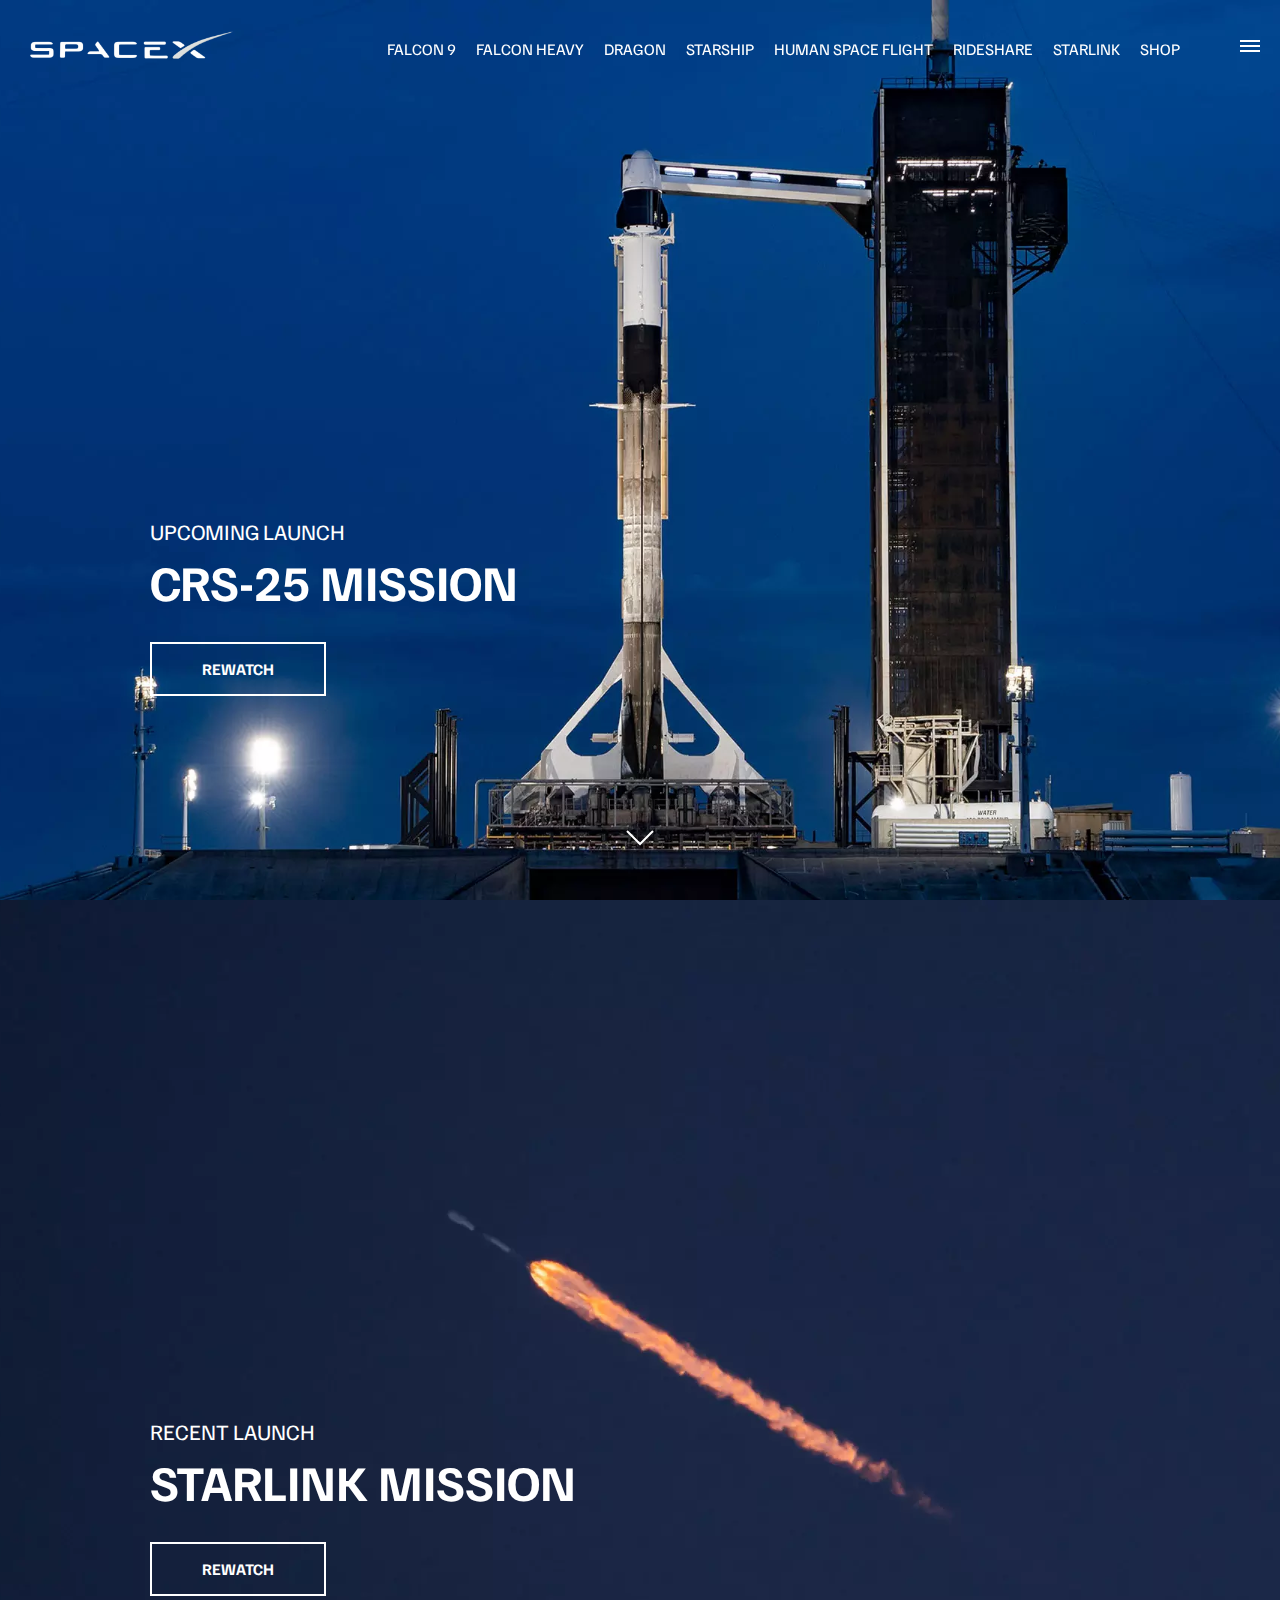
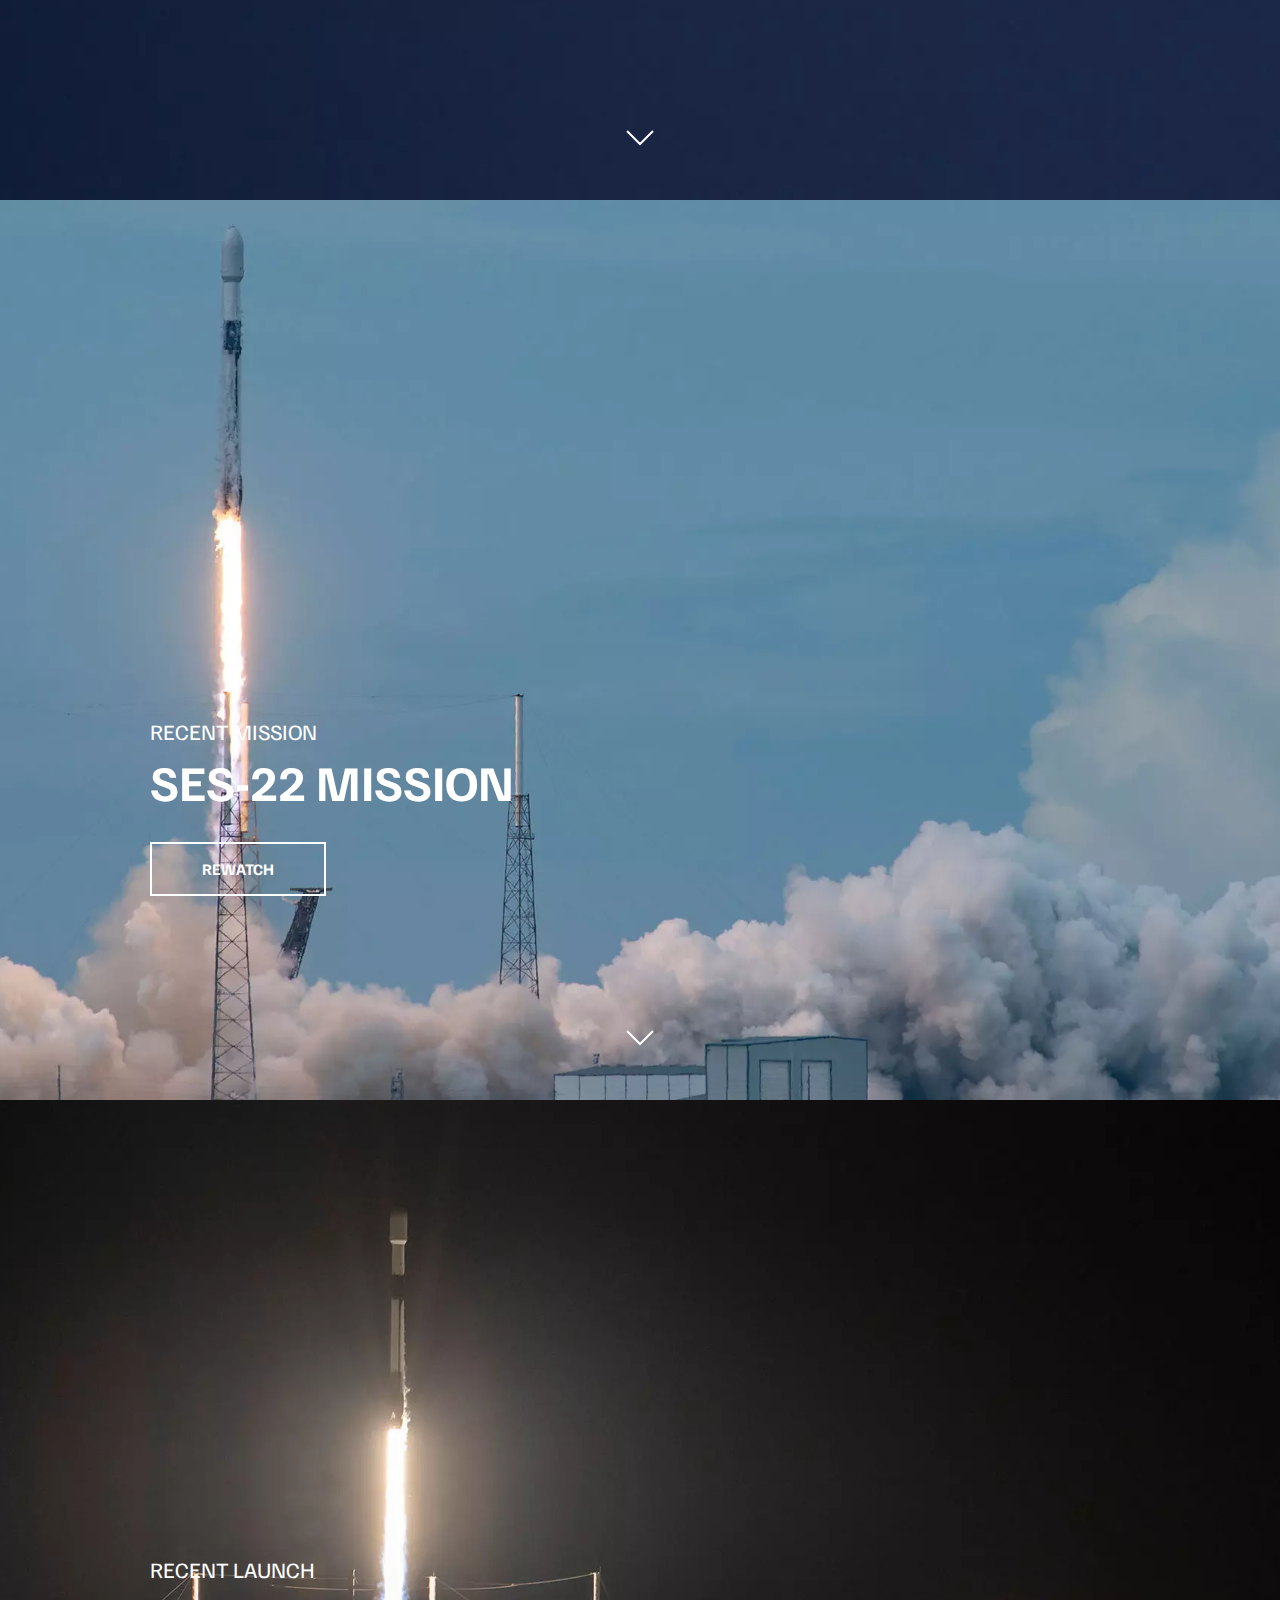
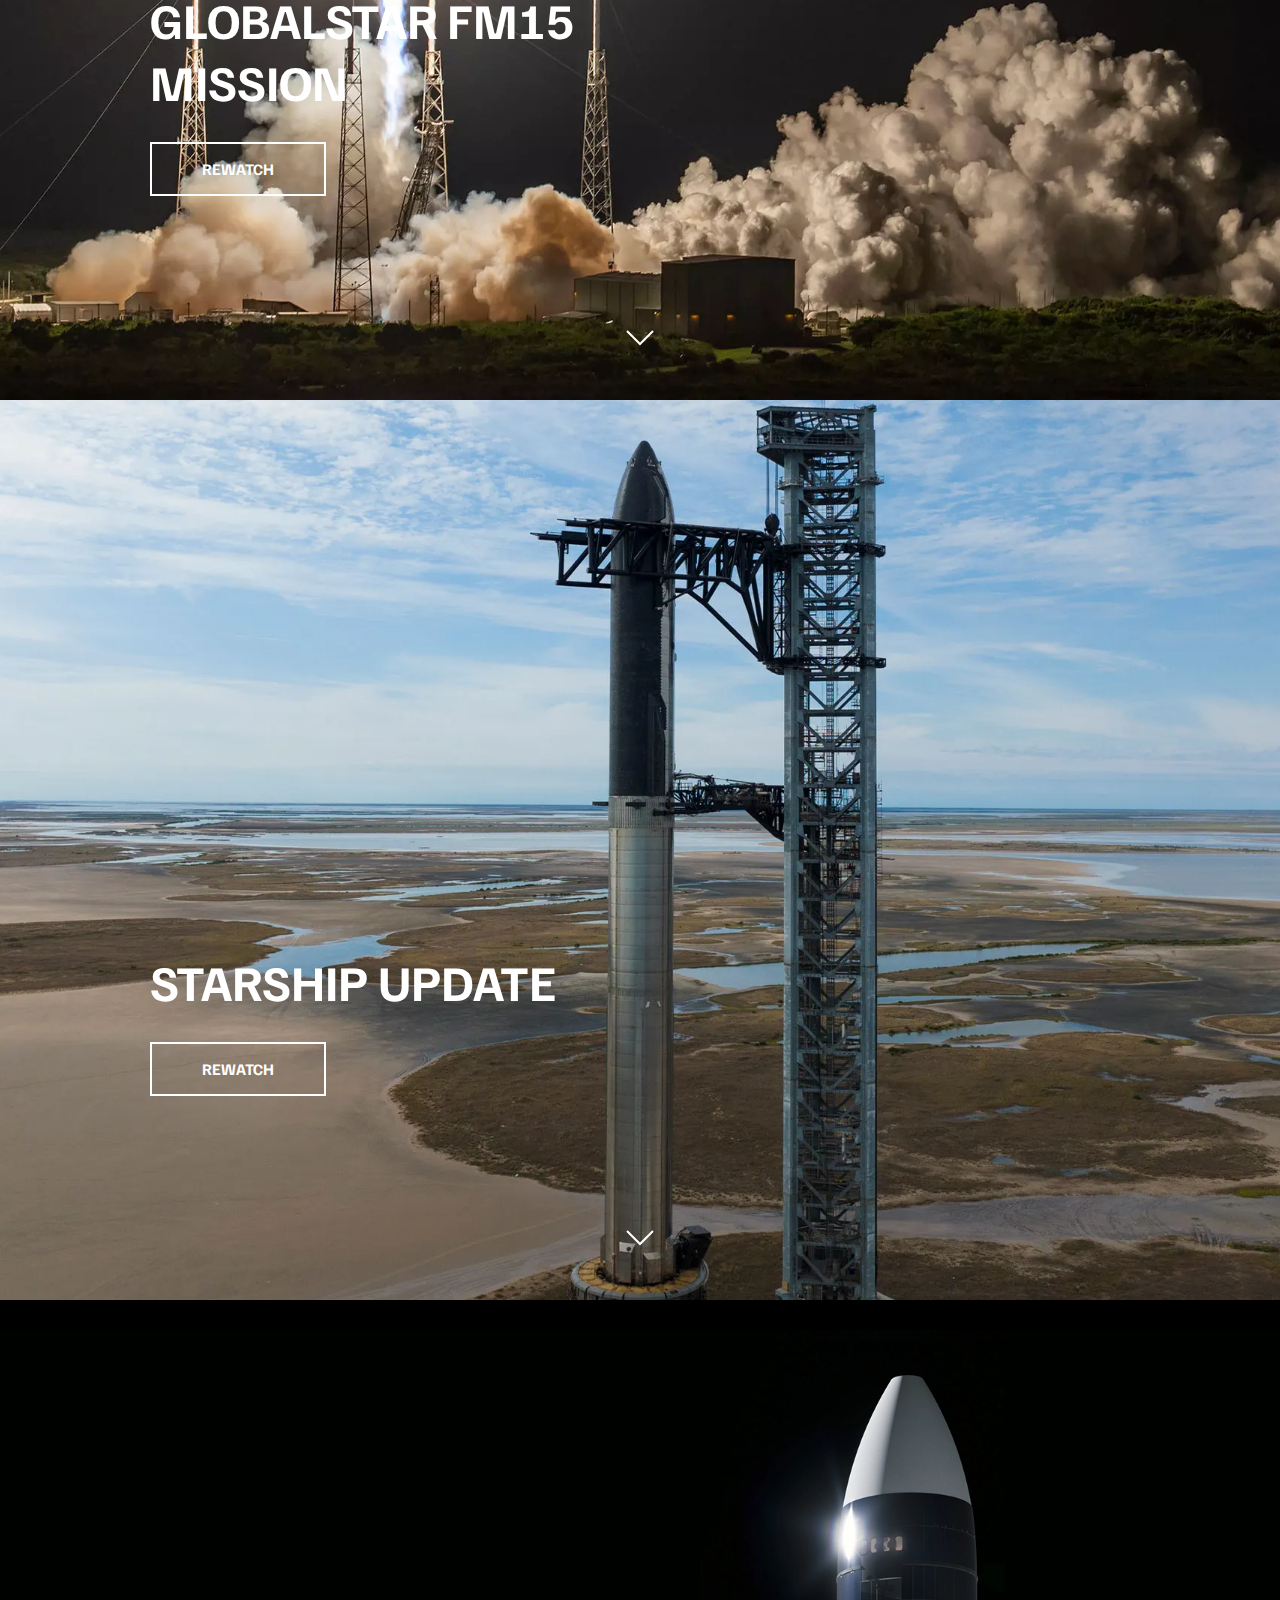
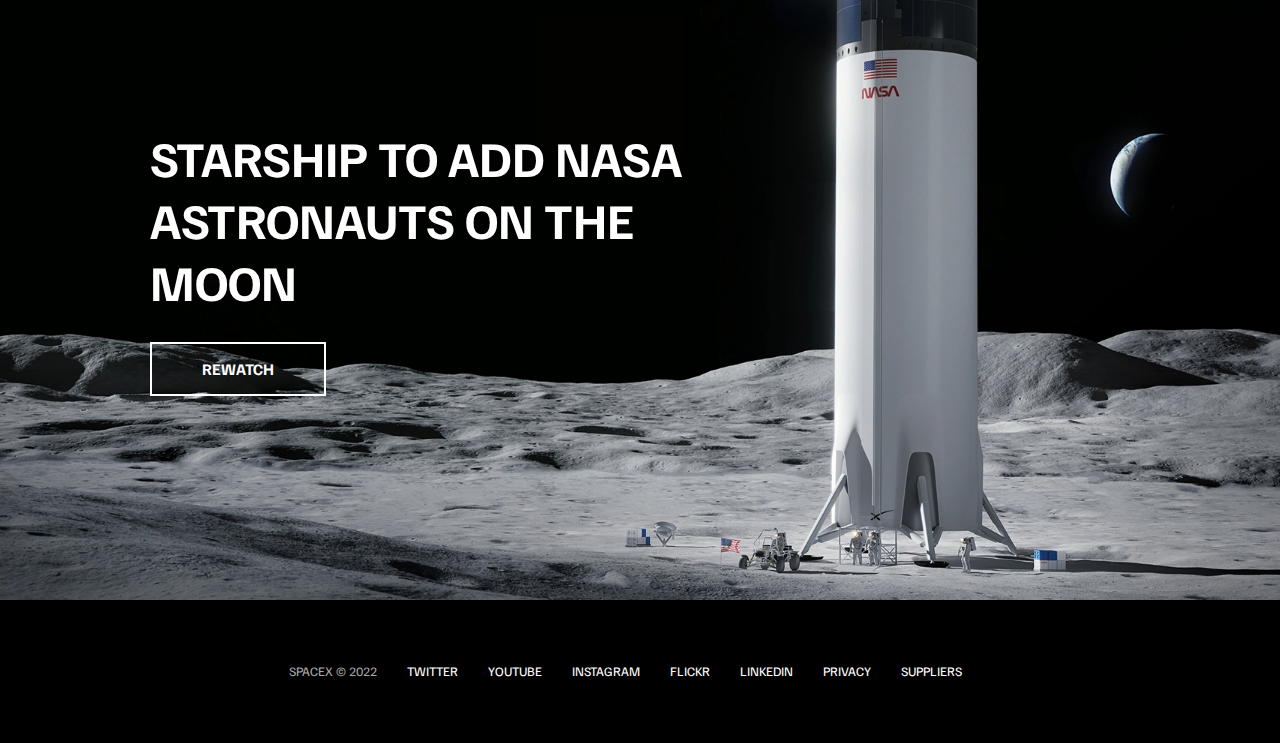
<file: index.html>
<!DOCTYPE html>
<html lang="en">
<head>
    <meta charset="UTF-8">
    <meta http-equiv="X-UA-Compatible" content="IE=edge">
    <meta name="viewport" content="width=device-width, initial-scale=1.0">
    <title>SpaceX</title>
    <link rel="stylesheet" href="css/style.css">
</head>
<body>
    <div id="overlay"></div>
    <div id="mobile-menu" class="mobile-main-menu">
        <ul>
            <li><a href="#">Mission</a></li>
            <li><a href="#">Launches</a></li>
            <li><a href="#">Careers</a></li>
            <li><a href="#">Updates</a></li>
            <li><a href="#">Shop</a></li>

            <li class="mobile-only"><a href="falcon9.html">Falcon 9</a></li>
            <li class="mobile-only"><a href="falcon-heavy.html">Falcon Heavy</a></li>
            <li class="mobile-only"><a href="dragon.html">Dragon</a></li>
            <li class="mobile-only"><a href="#">Starship</a></li>
            <li class="mobile-only"><a href="#">Human Space Flight</a></li>
            <li class="mobile-only"><a href="#">Rideshare</a></li>
            <li class="mobile-only"><a href="#">Starlink</a></li>
        </ul>
    </div>

    <!-- Header -->
    <header class="main-header">
        <div class="logo">
            <a href="index.html">
                <img src="img/logo.png" alt="SpaceX">
            </a>
        </div>
        <nav class="desktop-main-menu">
            <ul>
                <li><a href="falcon9.html">Falcon 9</a></li>
                <li><a href="falcon-heavy.html">Falcon Heavy</a></li>
                <li><a href="dragon.html">Dragon</a></li>
                <li><a href="#">Starship</a></li>
                <li><a href="#">Human Space Flight</a></li>
                <li><a href="#">Rideshare</a></li>
                <li><a href="#">Starlink</a></li>
                <li><a href="#">Shop</a></li>
            </ul>
        </nav>
    </header>

    <!-- Hamburger  Menu -->
    <button id="menu-btn" class="hamburger" type="button">
        <span class="hamburger-top"></span>
        <span class="hamburger-middle"></span>
        <span class="hamburger-bottom"></span>
    </button>
    <!-- Section A-->
    <section class="section-a">
        <div class="section-inner">
            <h4>Upcoming Launch</h4>
            <h2>CRS-25 Mission</h2>
            <a class="btn">
                <div class="hover"></div>
                <span>Rewatch</span>
            </a>
        </div>

        <div class="scroll-arrow">
            <svg width="30px" height="20px">
                <path
                    stroke="#ffffff"
                    fill="none"
                    stroke-width="2px"
                    d="M2.000,5.000, L15.000,18.000 L28.000,5.000">
                </path>
            </svg>
        </div>
    </section>

    <!-- Section B-->
    <section class="section-b">
        <div class="section-inner">
            <h4>Recent Launch</h4>
            <h2>Starlink Mission</h2>
            <a class="btn">
                <div class="hover"></div>
                <span>Rewatch</span>
            </a>
        </div>

        <div class="scroll-arrow">
            <svg width="30px" height="20px">
                <path
                    stroke="#ffffff"
                    fill="none"
                    stroke-width="2px"
                    d="M2.000,5.000, L15.000,18.000 L28.000,5.000">
                </path>
            </svg>
        </div>
    </section>

    <!-- Section C-->
    <section class="section-c">
        <div class="section-inner">
            <h4>Recent Mission</h4>
            <h2>SES-22 Mission</h2>
            <a class="btn">
                <div class="hover"></div>
                <span>Rewatch</span>
            </a>
        </div>

        <div class="scroll-arrow">
            <svg width="30px" height="20px">
                <path
                    stroke="#ffffff"
                    fill="none"
                    stroke-width="2px"
                    d="M2.000,5.000, L15.000,18.000 L28.000,5.000">
                </path>
            </svg>
        </div>
    </section>

    <!-- Section D-->
    <section class="section-d">
        <div class="section-inner">
            <h4>Recent Launch</h4>
            <h2>Globalstar FM15 Mission</h2>
            <a class="btn">
                <div class="hover"></div>
                <span>Rewatch</span>
            </a>
        </div>

        <div class="scroll-arrow">
            <svg width="30px" height="20px">
                <path
                    stroke="#ffffff"
                    fill="none"
                    stroke-width="2px"
                    d="M2.000,5.000, L15.000,18.000 L28.000,5.000">
                </path>
            </svg>
        </div>
    </section>

    <!-- Section E-->
    <section class="section-e">
        <div class="section-inner">
            <h2>Starship Update</h2>
            <a class="btn">
                <div class="hover"></div>
                <span>Rewatch</span>
            </a>
        </div>

        <div class="scroll-arrow">
            <svg width="30px" height="20px">
                <path
                    stroke="#ffffff"
                    fill="none"
                    stroke-width="2px"
                    d="M2.000,5.000, L15.000,18.000 L28.000,5.000">
                </path>
            </svg>
        </div>
    </section>
    
    <!-- Section F-->
    <section class="section-f">
        <div class="section-inner">
            <h2>Starship to add NASA astronauts on the moon</h2>
            <a class="btn">
                <div class="hover"></div>
                <span>Rewatch</span>
            </a>
        </div>
    </section>

    <!-- Footer-->
    <footer>
        <ul>
            <li>SpaceX &copy; 2022</li>
            <li><a href="#">Twitter</a></li>
            <li><a href="#">Youtube</a></li>
            <li><a href="#">Instagram</a></li>
            <li><a href="#">Flickr</a></li>
            <li><a href="#">LinkedIn</a></li>
            <li><a href="#">Privacy</a></li>
            <li><a href="#">Suppliers</a></li>
        </ul>
    </footer>
</body>
<script src="js/script.js"></script>
</html>
</file>
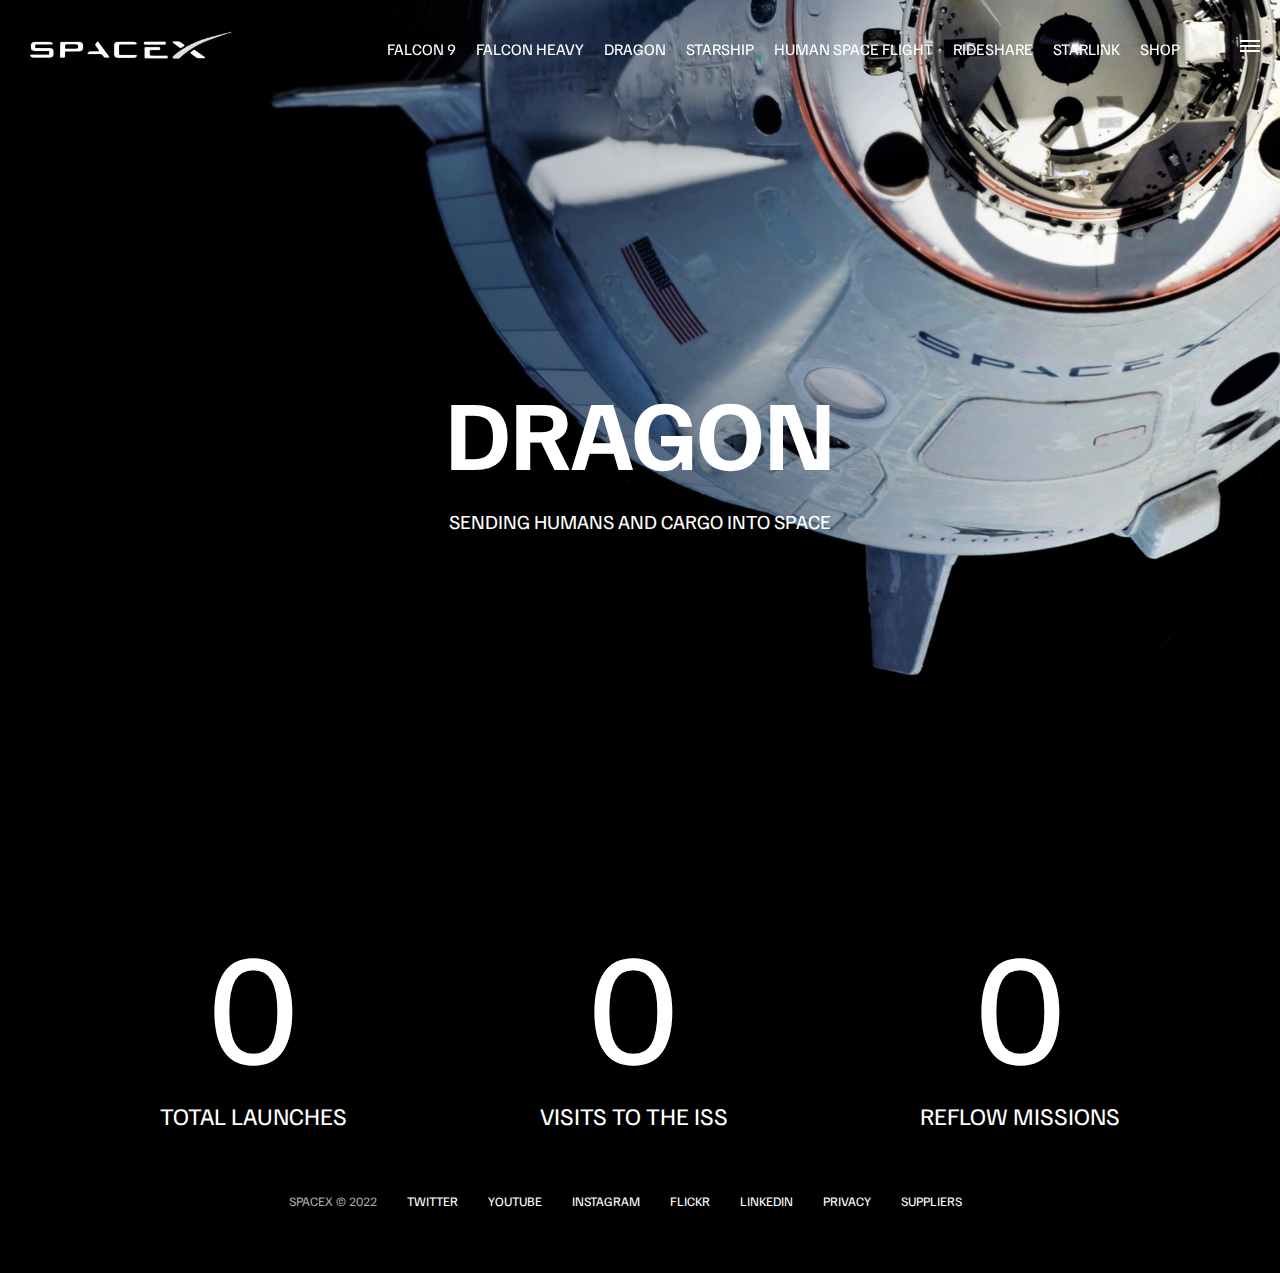
<file: dragon.html>
<!DOCTYPE html>
<html lang="en">
<head>
    <meta charset="UTF-8">
    <meta http-equiv="X-UA-Compatible" content="IE=edge">
    <meta name="viewport" content="width=device-width, initial-scale=1.0">
    <title>SpaceX - Dragony</title>
    <link rel="stylesheet" href="css/style.css">
</head>
<body>
    <div id="overlay"></div>
    <div id="mobile-menu" class="mobile-main-menu">
        <ul>
            <li><a href="#">Mission</a></li>
            <li><a href="#">Launches</a></li>
            <li><a href="#">Careers</a></li>
            <li><a href="#">Updates</a></li>
            <li><a href="#">Shop</a></li>

            <li class="mobile-only"><a href="falcon9.html">Falcon 9</a></li>
            <li class="mobile-only"><a href="falcon-heavy.html">Falcon Heavy</a></li>
            <li class="mobile-only"><a href="dragon.html">Dragon</a></li>
            <li class="mobile-only"><a href="#">Starship</a></li>
            <li class="mobile-only"><a href="#">Human Space Flight</a></li>
            <li class="mobile-only"><a href="#">Rideshare</a></li>
            <li class="mobile-only"><a href="#">Starlink</a></li>
        </ul>
    </div>

    <!-- Header -->
    <header class="main-header">
        <div class="logo">
            <a href="index.html">
                <img src="img/logo.png" alt="SpaceX">
            </a>
        </div>
        <nav class="desktop-main-menu">
            <ul>
                <li><a href="falcon9.html">Falcon 9</a></li>
                <li><a href="falcon-heavy.html">Falcon Heavy</a></li>
                <li><a href="dragon.html">Dragon</a></li>
                <li><a href="#">Starship</a></li>
                <li><a href="#">Human Space Flight</a></li>
                <li><a href="#">Rideshare</a></li>
                <li><a href="#">Starlink</a></li>
                <li><a href="#">Shop</a></li>
            </ul>
        </nav>
    </header>

    <!-- Hamburger  Menu -->
    <button id="menu-btn" class="hamburger" type="button">
        <span class="hamburger-top"></span>
        <span class="hamburger-middle"></span>
        <span class="hamburger-bottom"></span>
    </button>

    <section class="section-animate bg-dragon"></section>
    <div class="section-inner-center">
        <h3>Dragon</h3>
        <p>Sending humans and cargo into space</p>
    </div>

    <div class="stats">
        <div>
            <span class="counter" data-target="34">0</span>
            <h4>Total Launches</h4>
        </div>
        <div>
            <span class="counter" data-target="31">0</span>
            <h4>Visits to the ISS</h4>
        </div>
        <div>
            <span class="counter" data-target="13">0</span>
            <h4>Reflow Missions</h4>
        </div>
    </div>

    <!-- Footer-->
    <footer>
        <ul>
            <li>SpaceX &copy; 2022</li>
            <li><a href="#">Twitter</a></li>
            <li><a href="#">Youtube</a></li>
            <li><a href="#">Instagram</a></li>
            <li><a href="#">Flickr</a></li>
            <li><a href="#">LinkedIn</a></li>
            <li><a href="#">Privacy</a></li>
            <li><a href="#">Suppliers</a></li>
        </ul>
    </footer>
</body>
<script src="js/script.js"></script>
</html>
</file>
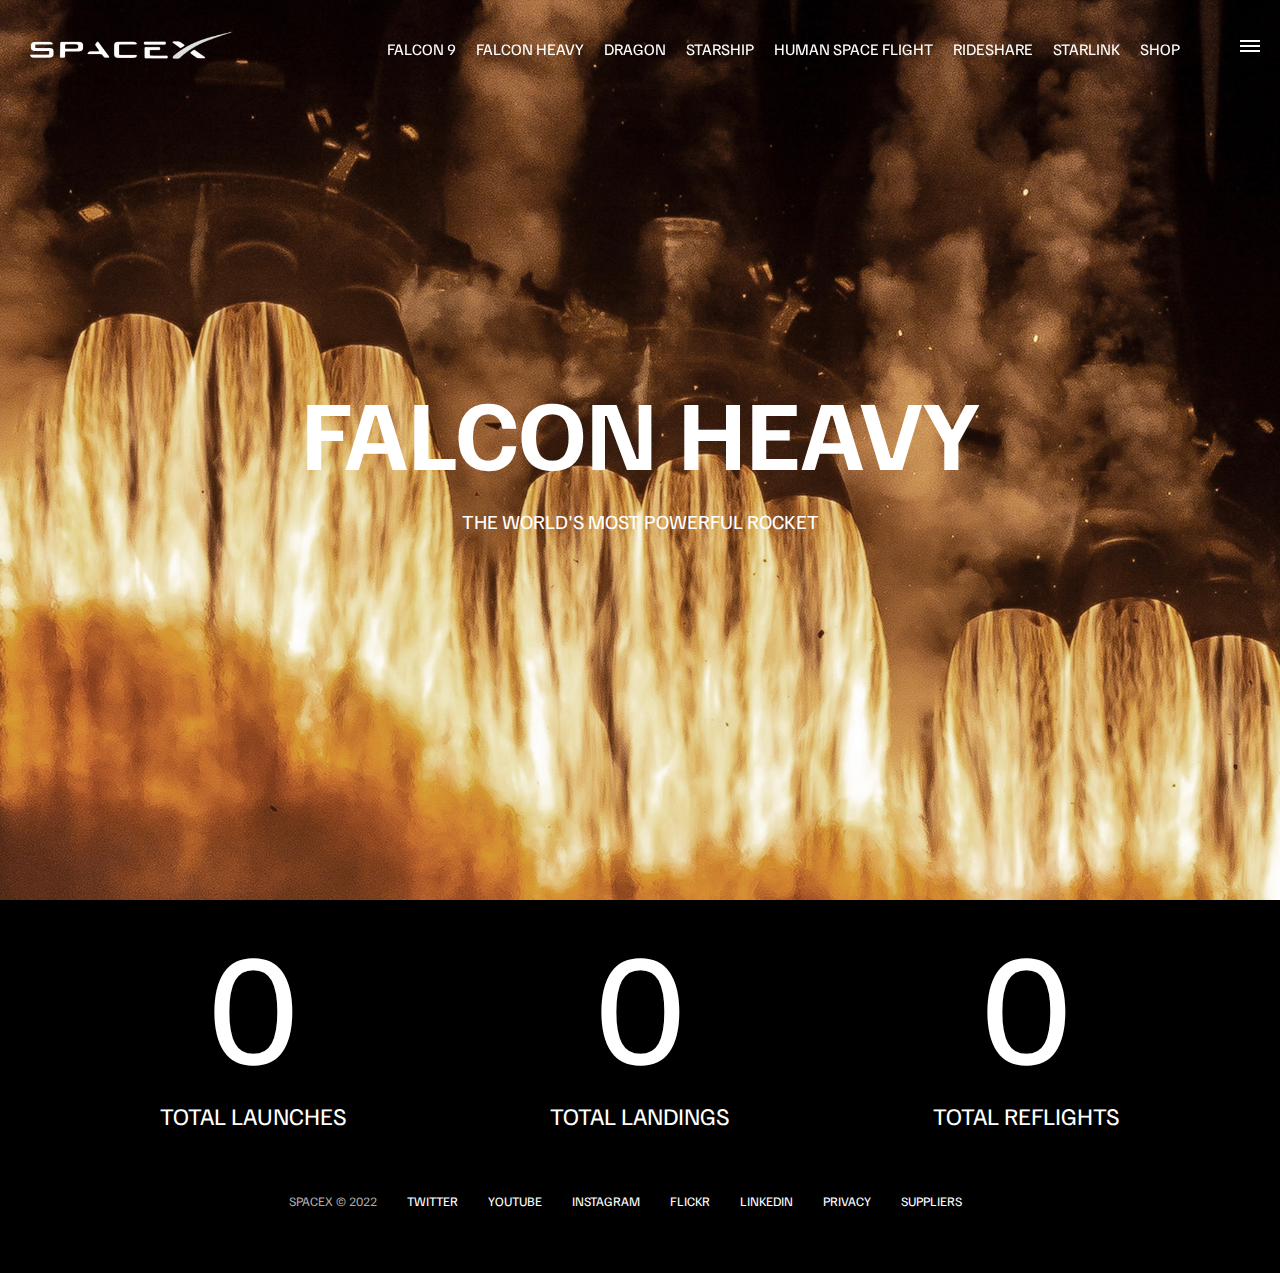
<file: falcon-heavy.html>
<!DOCTYPE html>
<html lang="en">
<head>
    <meta charset="UTF-8">
    <meta http-equiv="X-UA-Compatible" content="IE=edge">
    <meta name="viewport" content="width=device-width, initial-scale=1.0">
    <title>SpaceX - Falcon Heavy</title>
    <link rel="stylesheet" href="css/style.css">
</head>
<body>
    <div id="overlay"></div>
    <div id="mobile-menu" class="mobile-main-menu">
        <ul>
            <li><a href="#">Mission</a></li>
            <li><a href="#">Launches</a></li>
            <li><a href="#">Careers</a></li>
            <li><a href="#">Updates</a></li>
            <li><a href="#">Shop</a></li>

            <li class="mobile-only"><a href="falcon9.html">Falcon 9</a></li>
            <li class="mobile-only"><a href="falcon-heavy.html">Falcon Heavy</a></li>
            <li class="mobile-only"><a href="dragon.html">Dragon</a></li>
            <li class="mobile-only"><a href="#">Starship</a></li>
            <li class="mobile-only"><a href="#">Human Space Flight</a></li>
            <li class="mobile-only"><a href="#">Rideshare</a></li>
            <li class="mobile-only"><a href="#">Starlink</a></li>
        </ul>
    </div>

    <!-- Header -->
    <header class="main-header">
        <div class="logo">
            <a href="index.html">
                <img src="img/logo.png" alt="SpaceX">
            </a>
        </div>
        <nav class="desktop-main-menu">
            <ul>
                <li><a href="falcon9.html">Falcon 9</a></li>
                <li><a href="falcon-heavy.html">Falcon Heavy</a></li>
                <li><a href="dragon.html">Dragon</a></li>
                <li><a href="#">Starship</a></li>
                <li><a href="#">Human Space Flight</a></li>
                <li><a href="#">Rideshare</a></li>
                <li><a href="#">Starlink</a></li>
                <li><a href="#">Shop</a></li>
            </ul>
        </nav>
    </header>

    <!-- Hamburger  Menu -->
    <button id="menu-btn" class="hamburger" type="button">
        <span class="hamburger-top"></span>
        <span class="hamburger-middle"></span>
        <span class="hamburger-bottom"></span>
    </button>

    <section class="section-animate bg-falcon-heavy"></section>
    <div class="section-inner-center">
        <h3>Falcon Heavy</h3>
        <p>The world's most powerful rocket</p>
    </div>

    <div class="stats">
        <div>
            <span class="counter" data-target="3">0</span>
            <h4>Total Launches</h4>
        </div>
        <div>
            <span class="counter" data-target="7">0</span>
            <h4>Total Landings</h4>
        </div>
        <div>
            <span class="counter" data-target="4">0</span>
            <h4>Total Reflights</h4>
        </div>
    </div>

    <!-- Footer-->
    <footer>
        <ul>
            <li>SpaceX &copy; 2022</li>
            <li><a href="#">Twitter</a></li>
            <li><a href="#">Youtube</a></li>
            <li><a href="#">Instagram</a></li>
            <li><a href="#">Flickr</a></li>
            <li><a href="#">LinkedIn</a></li>
            <li><a href="#">Privacy</a></li>
            <li><a href="#">Suppliers</a></li>
        </ul>
    </footer>
</body>
<script src="js/script.js"></script>
</html>
</file>
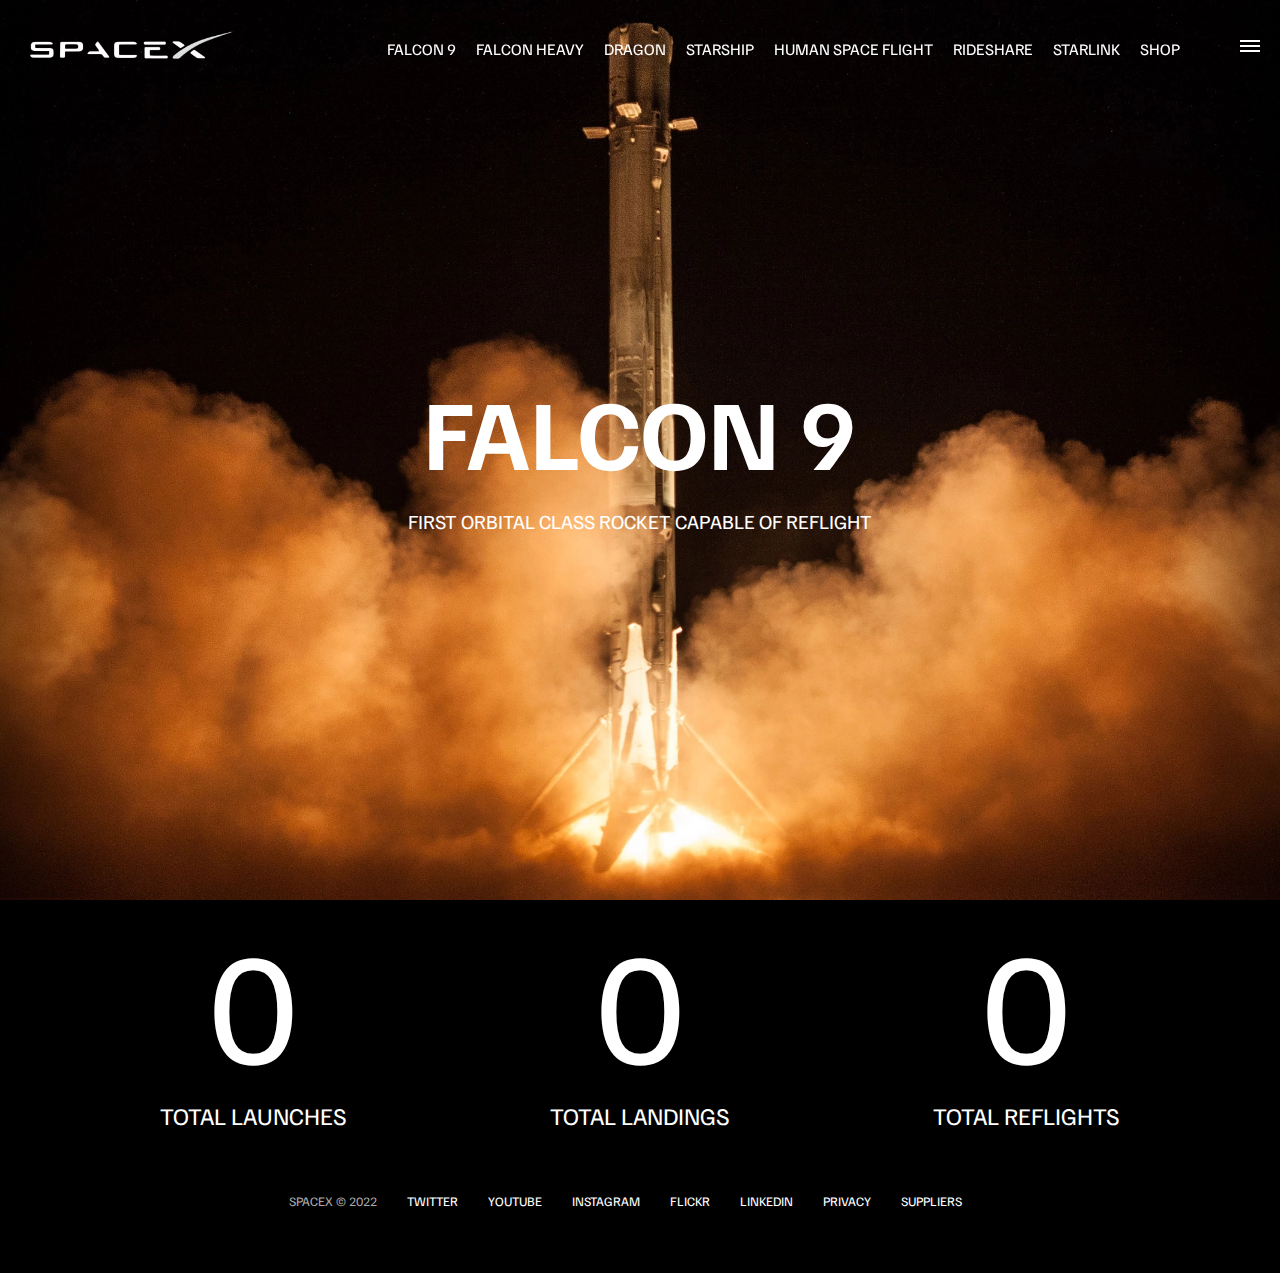
<file: falcon9.html>
<!DOCTYPE html>
<html lang="en">
<head>
    <meta charset="UTF-8">
    <meta http-equiv="X-UA-Compatible" content="IE=edge">
    <meta name="viewport" content="width=device-width, initial-scale=1.0">
    <title>SpaceX - Falcon 9</title>
    <link rel="stylesheet" href="css/style.css">
</head>
<body>
    <div id="overlay"></div>
    <div id="mobile-menu" class="mobile-main-menu">
        <ul>
            <li><a href="#">Mission</a></li>
            <li><a href="#">Launches</a></li>
            <li><a href="#">Careers</a></li>
            <li><a href="#">Updates</a></li>
            <li><a href="#">Shop</a></li>

            <li class="mobile-only"><a href="falcon9.html">Falcon 9</a></li>
            <li class="mobile-only"><a href="falcon-heavy.html">Falcon Heavy</a></li>
            <li class="mobile-only"><a href="dragon.html">Dragon</a></li>
            <li class="mobile-only"><a href="#">Starship</a></li>
            <li class="mobile-only"><a href="#">Human Space Flight</a></li>
            <li class="mobile-only"><a href="#">Rideshare</a></li>
            <li class="mobile-only"><a href="#">Starlink</a></li>
        </ul>
    </div>

    <!-- Header -->
    <header class="main-header">
        <div class="logo">
            <a href="index.html">
                <img src="img/logo.png" alt="SpaceX">
            </a>
        </div>
        <nav class="desktop-main-menu">
            <ul>
                <li><a href="falcon9.html">Falcon 9</a></li>
                <li><a href="falcon-heavy.html">Falcon Heavy</a></li>
                <li><a href="dragon.html">Dragon</a></li>
                <li><a href="#">Starship</a></li>
                <li><a href="#">Human Space Flight</a></li>
                <li><a href="#">Rideshare</a></li>
                <li><a href="#">Starlink</a></li>
                <li><a href="#">Shop</a></li>
            </ul>
        </nav>
    </header>

    <!-- Hamburger  Menu -->
    <button id="menu-btn" class="hamburger" type="button">
        <span class="hamburger-top"></span>
        <span class="hamburger-middle"></span>
        <span class="hamburger-bottom"></span>
    </button>

    <section class="section-animate bg-falcon-9"></section>
    <div class="section-inner-center">
        <h3>Falcon 9</h3>
        <p>First orbital class rocket capable of reflight</p>
    </div>

    <div class="stats">
        <div>
            <span class="counter" data-target="3">0</span>
            <h4>Total Launches</h4>
        </div>
        <div>
            <span class="counter" data-target="7">0</span>
            <h4>Total Landings</h4>
        </div>
        <div>
            <span class="counter" data-target="4">0</span>
            <h4>Total Reflights</h4>
        </div>
    </div>

    <!-- Footer-->
    <footer>
        <ul>
            <li>SpaceX &copy; 2022</li>
            <li><a href="#">Twitter</a></li>
            <li><a href="#">Youtube</a></li>
            <li><a href="#">Instagram</a></li>
            <li><a href="#">Flickr</a></li>
            <li><a href="#">LinkedIn</a></li>
            <li><a href="#">Privacy</a></li>
            <li><a href="#">Suppliers</a></li>
        </ul>
    </footer>
</body>
<script src="js/script.js"></script>
</html>
</file>
<file: css/style.css>
@import url('https://fonts.googleapis.com/css2?family=Familjen+Grotesk:wght@400;600;700&display=swap');

*, *::before, *::after {
    margin: 0;
    padding: 0;
    box-sizing: border-box;
}

body{
    font-family: 'Familjen Grotesk', sans-serif;
    background: #000;
    color: #fff;
}

a{
    text-decoration: none;
    color: #fff;
}

ul{
    list-style: none;
}

/* Header/Navbar */
.main-header{
    position: fixed;
    top: 0;
    left: 0;
    width: 100%;
    z-index: 3;
    display: flex;
    justify-content: space-between;
    align-items: center;
    text-transform: uppercase;
    height: 100px;
    padding: 0 30px;
}

/* Logo */
.logo{
    width: 210px;
    height: auto;
}

.logo img{
    width: 100%;
    display: block;
    height: auto;
}

/* Desktop Menu */
.desktop-main-menu{
    margin-right: 50px;
}

.desktop-main-menu ul{
    display: flex;
}

.desktop-main-menu ul li{
    position: relative;
    margin-right: 20px;
    padding-bottom: 2px;
}

/* Menu item bottom border */
.desktop-main-menu ul li a::after{
    content: '';
    position: absolute;
    bottom: 0;
    left: 0;
    width: 100%;
    height: 1px;
    background: #fff;
    transform: scaleX(0);
    transition: transform 0.6s cubic-bezier(0.19, 1, 0.22, 1);
    transform-origin: right center;
}

.desktop-main-menu ul li a:hover::after{
    transform: scaleX(1);
    transform-origin: left center;
    transition-duration: 0.4s;
}

/* Sections */
section{
    position: relative;
    height: 100vh;
    background-position: center center;
    background-repeat: no-repeat;
    background-size: cover;
    text-transform: uppercase;
}

.section-inner{
    position: absolute;
    bottom: 200px;
    left: 150px;
    max-width: 560px;
}

.section-inner h4{
    font-size: 22px;
    margin-bottom: 5px;
    font-weight: 300;
    animation: fadeInUp 0.5s ease-in-out
}

.section-inner h2{
    font-size: 50px;
    font-weight: 700;
    margin-bottom: 20px;
    animation: fadeInUp 0.5s ease-in-out 0.2s;
    animation-fill-mode: both;
}

.section-inner a{
    animation: fadeInUp 0.5s ease-in-out 0.4s;
    animation-fill-mode: both;
}

/* Background images */
.section-a{
    background-image: url('../img/section-a.webp');
}
.section-b{
    background-image: url('../img/section-b.webp');
}
.section-c{
    background-image: url('../img/section-c.webp');
}
.section-d{
    background-image: url('../img/section-d.webp');
}
.section-e{
    background-image: url('../img/section-e.webp');
}
.section-f{
    background-image: url('../img/section-f.webp');
}


/* Button */
.btn{
    position: relative;
    display: inline-block;
    cursor: pointer;
    text-align: center;
    min-width: 130px;
    padding: 15px 50px;
    margin-top: 10px;
    border: 2px solid #fff;
    text-transform: uppercase;
    font-weight: bold;
    overflow: hidden;
    z-index: 2;
}

.btn:hover span{
    color: #000;
}

.btn .hover{
    position: absolute;
    top: 0;
    left: 0;
    width: 100%;
    height: 100%;
    background-color: #fff;
    z-index: -1;
    transform: translateY(100%);
    transition: transform 0.6s cubic-bezier(0.19, 1, 0.22, 1);
}

.btn:hover .hover{
    transform: translateY(0);
}

.scroll-arrow{
    position: absolute;
    bottom: 50px;
    left: 50%;
    transform: translateX(-50%);
    animation: fadeBounce 5s infinite;
}

/* Footer */
footer{
    position: relative;
    padding: 55px 0;
}

footer ul{
    display: flex;
    justify-content: center;
    align-items: center;
    flex-wrap: wrap;
}

footer ul li{
    margin-right: 30px;
    color: #aaa;
    text-transform: uppercase;
    font-size: 13px;
    line-height: 2.5;
}

footer ul li a{
    color: #fff;
    transition: color 0.6s;
}

footer ul li a:hover{
    color: #aaa;
}

/* Hamburger Menu */
.hamburger{
    position: fixed;
    top: 40px;
    right: 20px;
    z-index: 10;
    cursor: pointer;
    width: 20px;
    height: 20px;
    background: none;
    border: none;
}

.hamburger-top, .hamburger-middle, .hamburger-bottom{
    position: absolute;
    width: 20px;
    height: 2px;
    top: 0;
    left: 0;
    background: #fff;
    transition: all 0.5s
}

.hamburger-middle{
    transform: translateY(5px);
}

.hamburger-bottom{
    transform: translateY(10px);
}

/* Transition Hamburger to X when open */
.open{
    transform: rotate(90deg);
}

.open .hamburger-top{
    transform: rotate(45deg) translateY(6px) translateX(6px);
}

.open .hamburger-middle{
    display: none;
}

.open .hamburger-bottom{
    transform: rotate(-45deg) translateY(6px) translateX(-6px);
}

/* Overlay */
.overlay-show{
    position: fixed;
    top: 0;
    left: 0;
    width: 100%;
    height: 100%;
    background-color: rgba(0,0,0,0.5);
    z-index: 3;
}

.stop-scrolling{
    overflow: hidden;
}

/* Hide mobile main menu items */
.mobile-only{
    display: none;
}

/* Mobile Menu */
.mobile-main-menu{
    position: fixed;
    top: 0;
    right: 0;
    width: 350px;
    height: 100%;
    z-index: 4;
    background: #000;
    display: flex;
    align-items: center;
    justify-content: center;
    transform: translateX(100%);
    transition: transform 0.6s cubic-bezier(0.19,1 0.22,2);
}

/* Show Mobile Menu */
.show-menu{
    transform: translateX(0);
}

.mobile-main-menu ul{
    display: flex;
    flex-direction: column;
    align-items: end;
    justify-content: center;
    padding: 50px;
    width: 100%;
}

.mobile-main-menu ul li{
    margin-bottom: 20px;
    font-size: 18px;
    text-transform: uppercase;
    border-bottom: 1px #555 dotted;
    width: 100%;
    text-align: right;
    padding-bottom: 10px;
}
.mobile-main-menu ul li a{
    color: #fff;
    transition: color 0.6s;
}

.mobile-main-menu ul li a:hover{
    color: #aaa;
}

/* Inner Pages */
.bg-falcon-9{
    background-image: url('../img/falcon-9.webp');
}

.bg-falcon-heavy{
    background-image: url('../img/falcon-heavy.webp');
}

.bg-dragon{
    background-image: url('../img/dragon.webp');
}

.section-animate{
    animation: fadeIn 1.5s ease-in-out
}

.section-inner-center{
    position: absolute;
    width: 80%;
    top: 50%;
    left: 50%;
    transform: translate(-50%, -50%);
    text-transform: uppercase;
    text-align: center;
}

.section-inner-center h3{
    font-size: 100px;
    margin-bottom: 15px;
    animation: fadeInUp 0.8s ease-in-out;
}

.section-inner-center p{
    font-size: 20px;
    animation: fadeInUp 0.8s ease-in-out 0.2s;
    animation-fill-mode: both;
}

/* Stats */
.stats{
    max-width: 960px;
    margin: 0 auto;
    display: flex;
    align-items: center;
    justify-content: space-between;
    text-align: center;
    text-transform: uppercase;
}

.stats div span{
    font-size: 160px;
}

.stats div h4{
    font-size: 24px;
    font-weight: 300;
}


/* Animations */
@keyframes fadeIn {
    0%{
        opacity: 0;
    }
    
    100%{
        opacity: 1;
    }
}

@keyframes fadeInUp {
    0%{
        opacity: 0;
        transform: translateY(140px);
    }
    
    100%{
        opacity: 1;
        transform: translateY(0);
    }
}

@keyframes fadeBounce {
    0%,20%,50%,80%,100%{
        opacity: 0;
        transform: translateY(-20px);
    }
    40%{
        opacity: 1;
        transform: translateY(0);
    }
}

/* Media Queries */

@media(max-width: 960px){
    /* hide desktop menu */
    .desktop-main-menu{
        display: none;
    }
    
    .mobile-only{
        display: block;
    }

    .section-inner-center h3{
        font-size: 75px;
    }
}

@media(max-width: 600px){
    .section-inner{
        bottom: 75px;
        left: 20px;
    }

    .section-inner h2{
        font-size: 40px;
    }

    footer ul li:first-child{
        position: absolute;
        top: 30px;
        left: 50%;
        transform: translate(-50%, -50%);
    }

    footer ul li{
        margin-right: 15px;
    }

    .logo{
        width: 150px;
        margin: auto;
    }

    .section-inner-center h3{
        font-size: 50px;
    }

    .stats{
        flex-direction: column;
    }

    .stats div{
        margin-bottom: 20px;
    }
}
</file>
